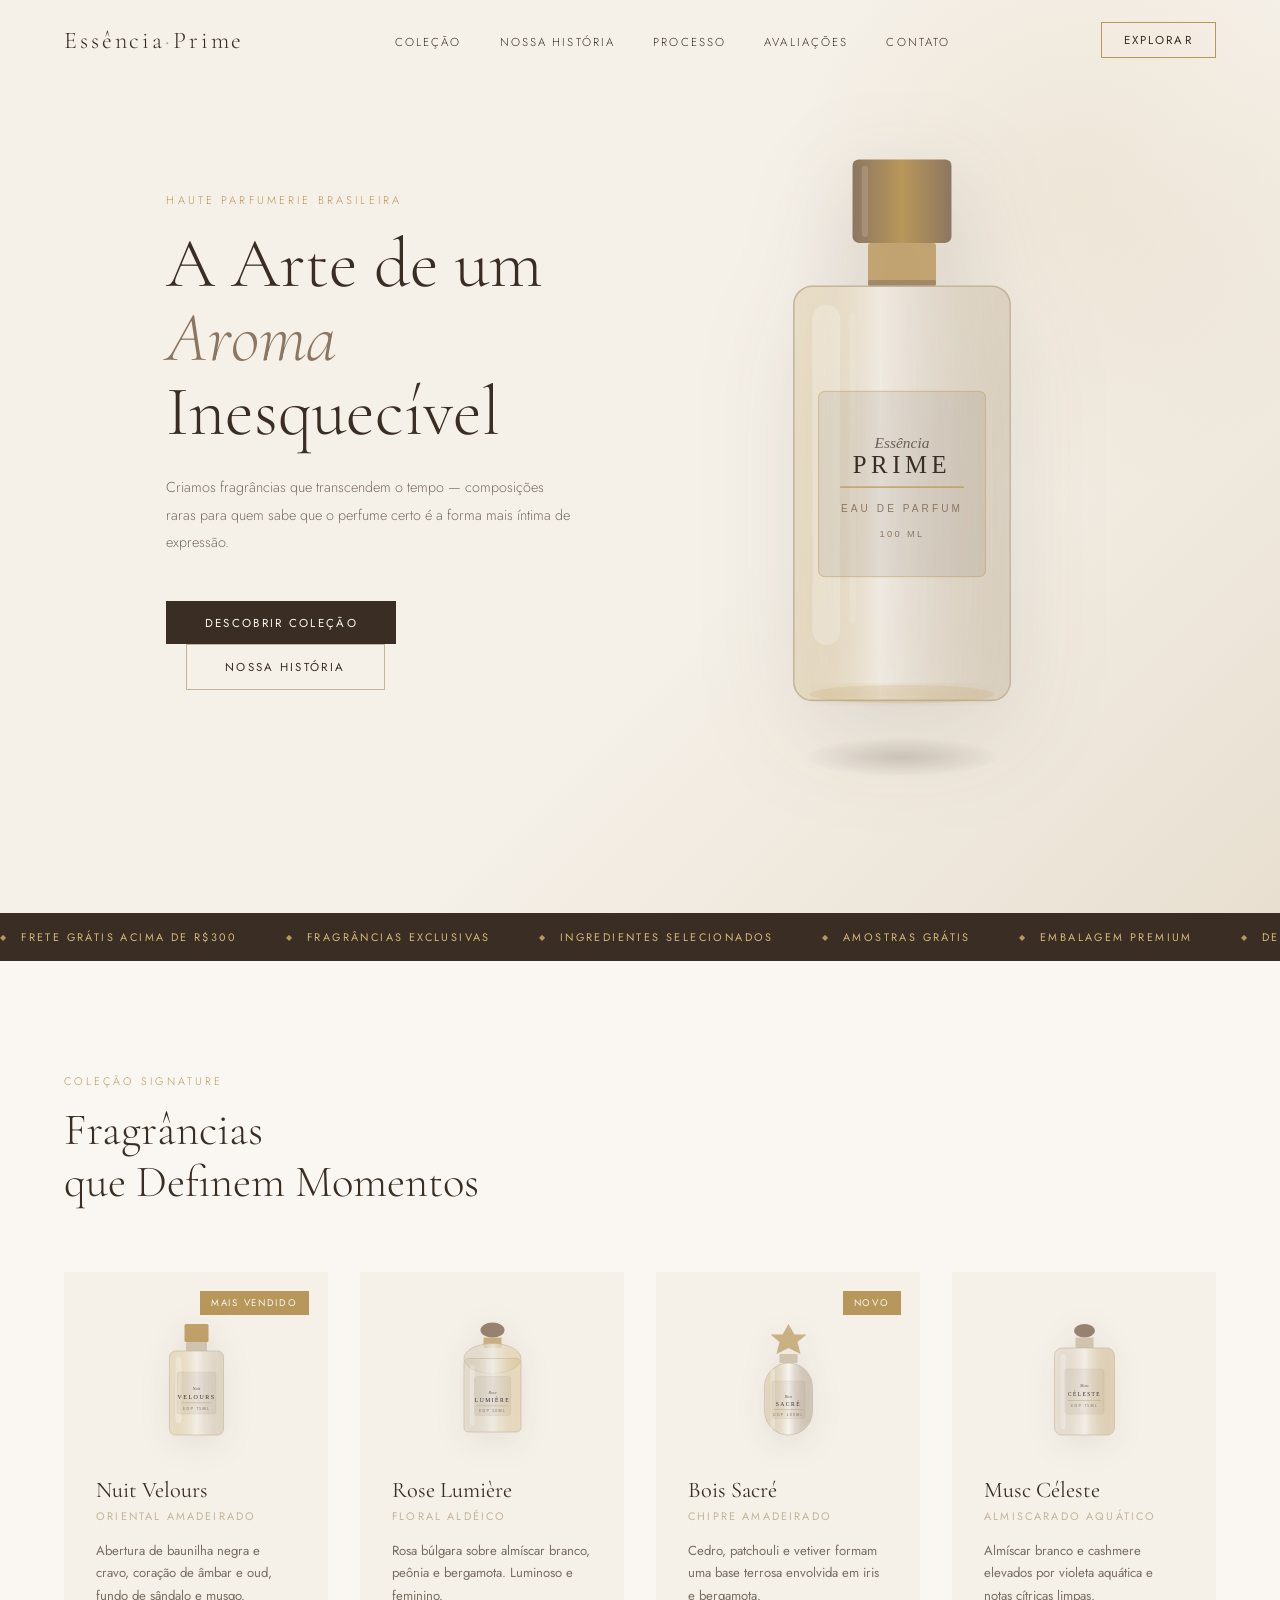
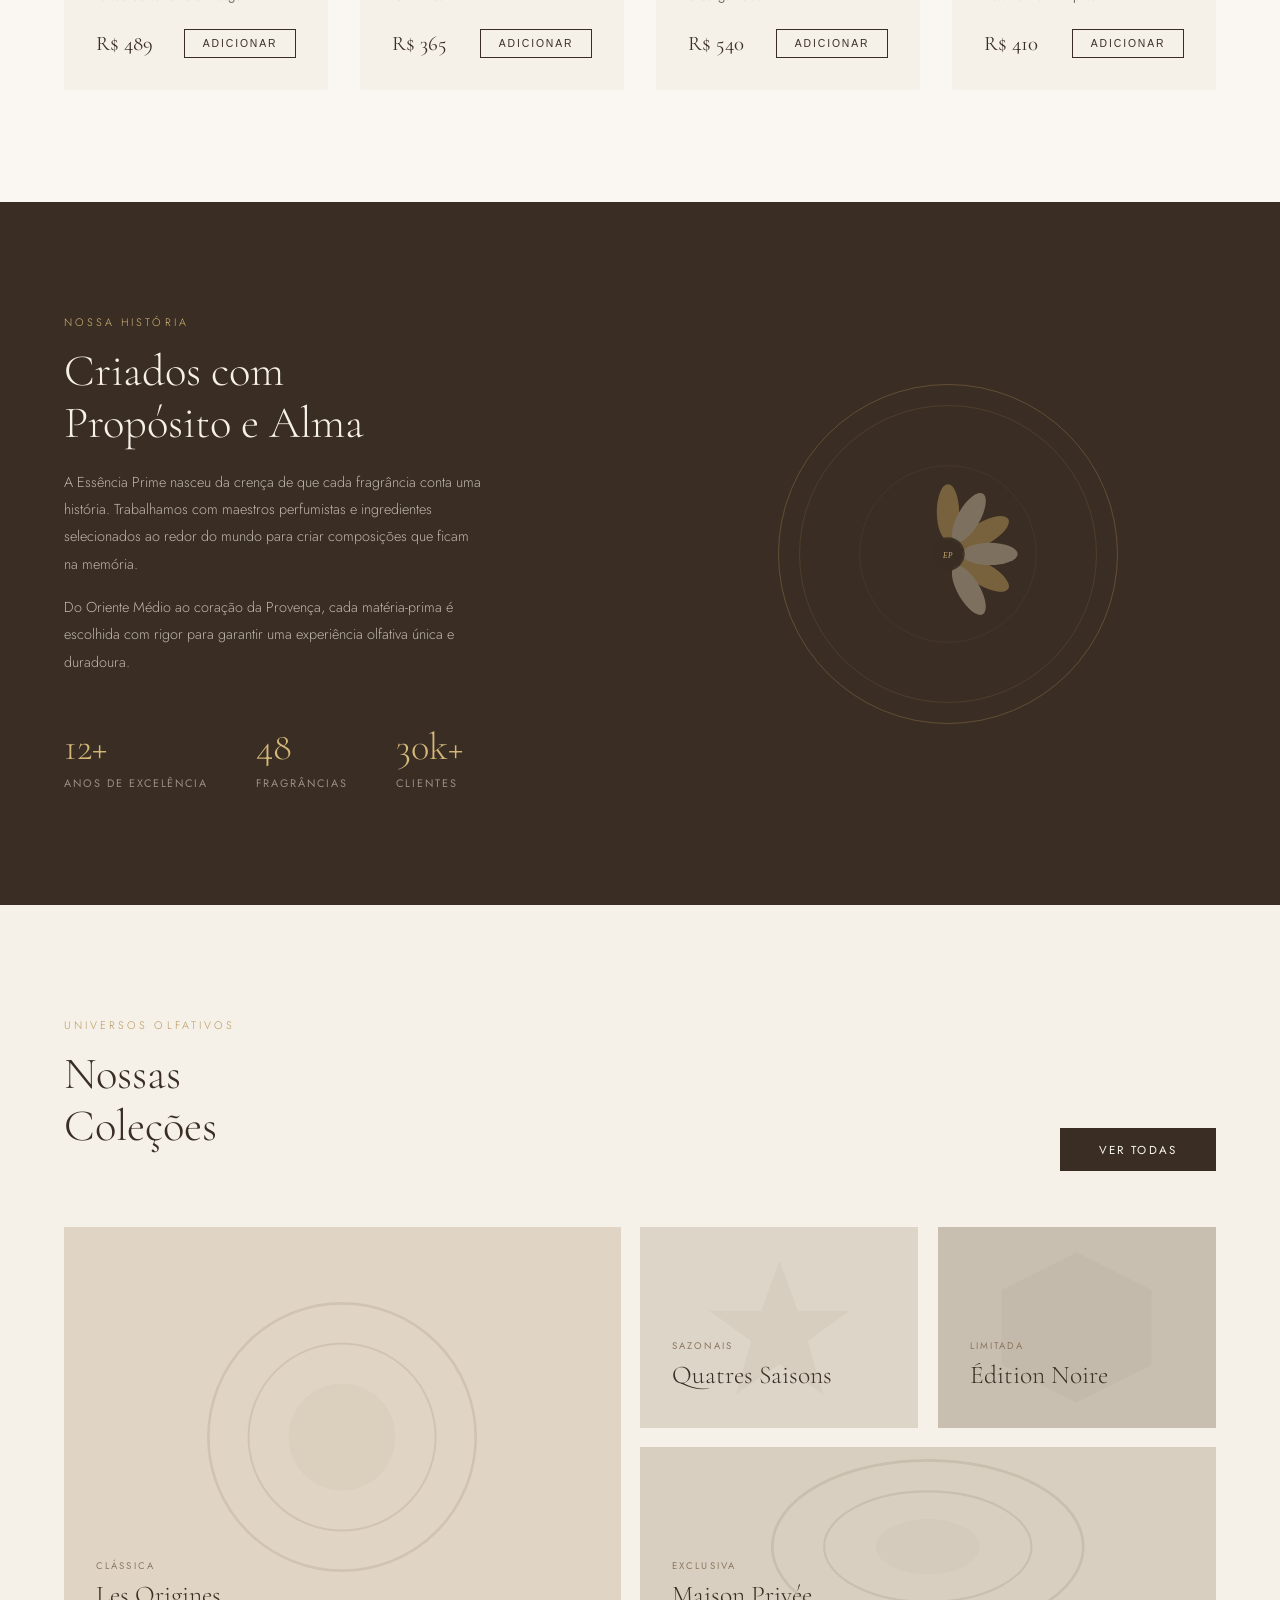
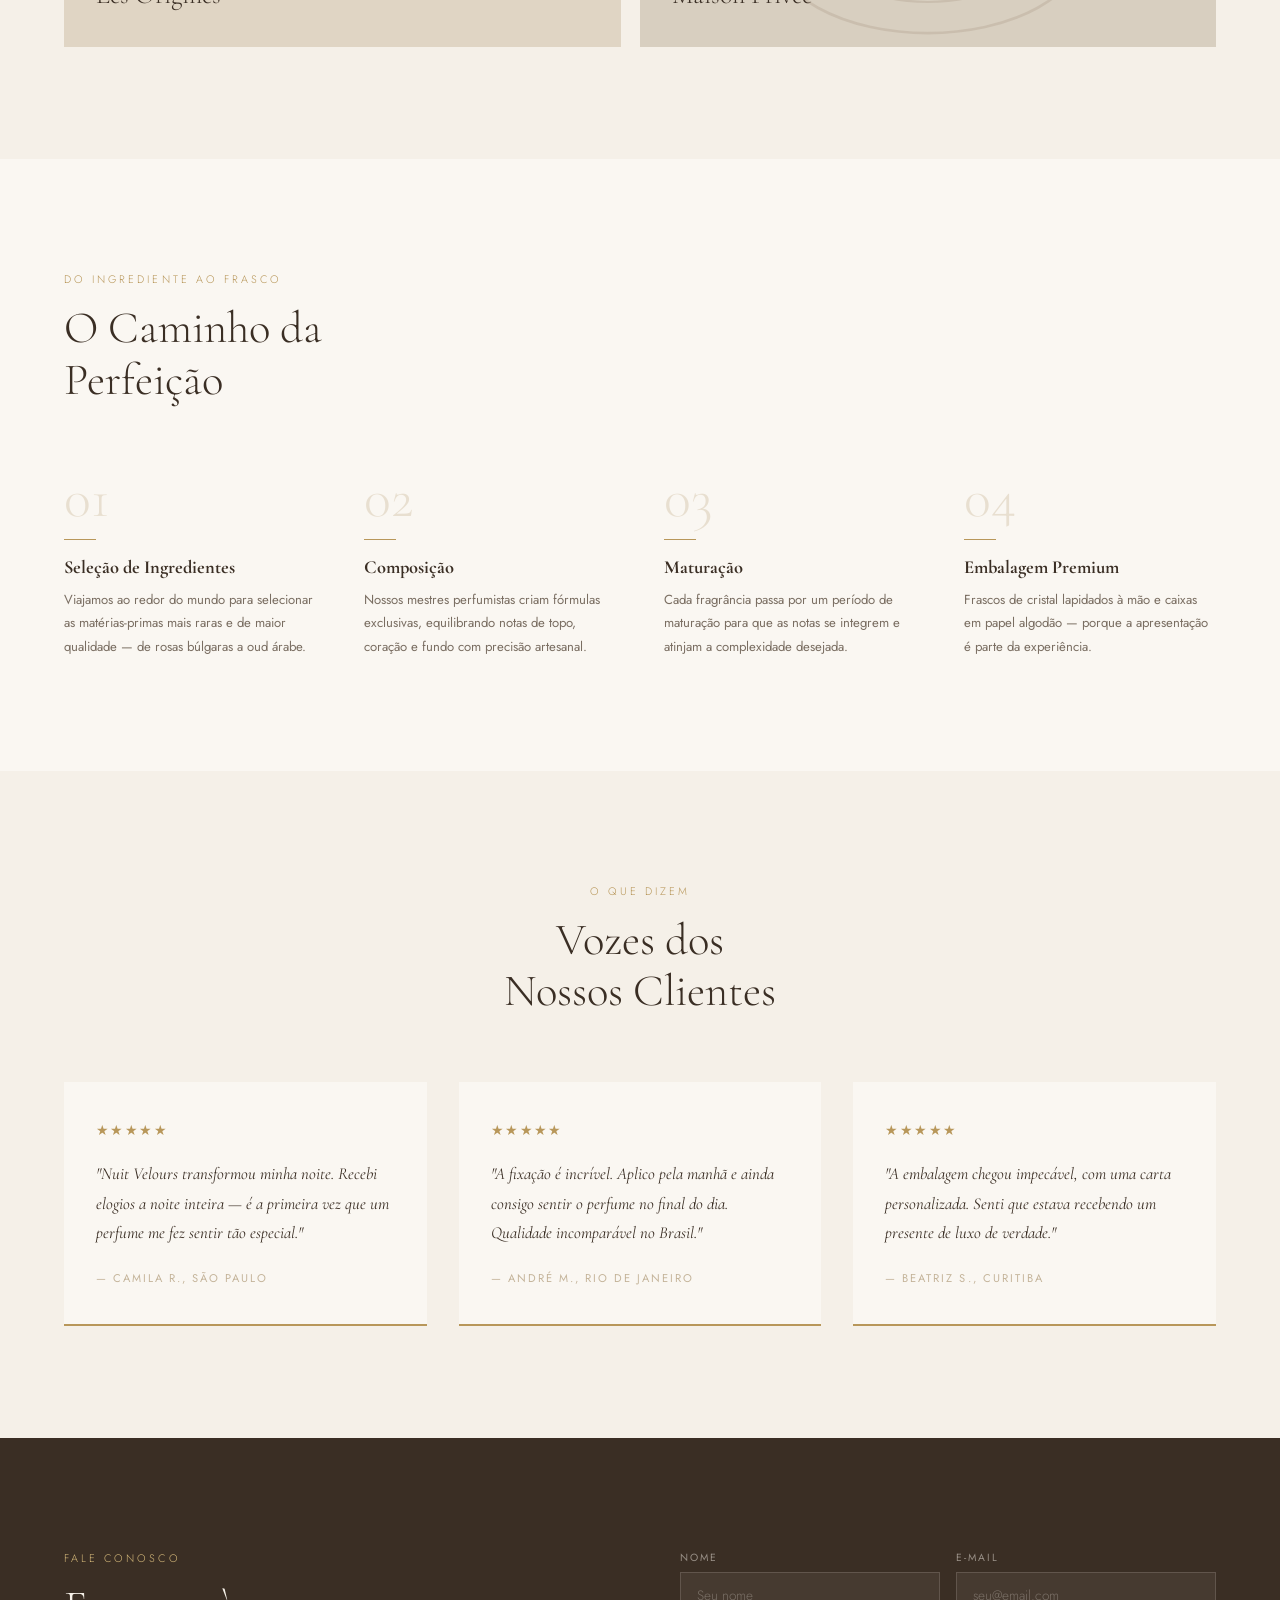
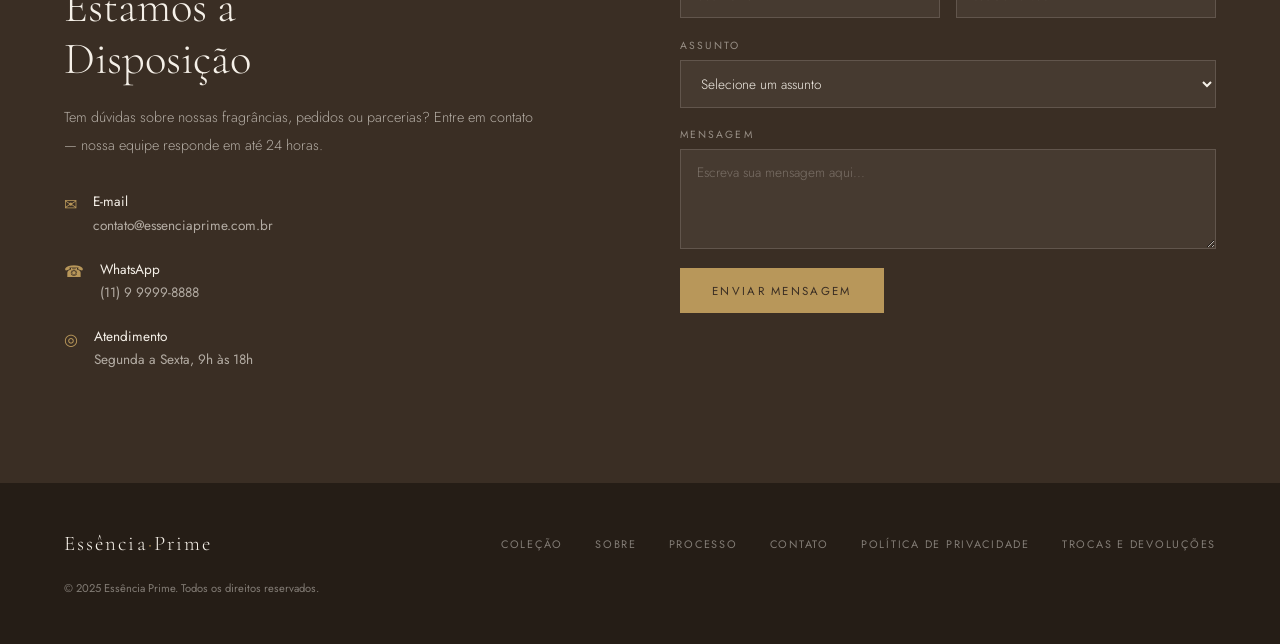
<file: assets/index.html>
<!DOCTYPE html>
<html lang="pt-BR">
<head>
  <meta charset="UTF-8" />
  <meta name="viewport" content="width=device-width, initial-scale=1.0" />
  <title>Essência Prime — Haute Parfumerie</title>
  <link href="https://fonts.googleapis.com/css2?family=Cormorant+Garamond:ital,wght@0,300;0,400;0,500;1,300;1,400&family=Jost:wght@200;300;400&display=swap" rel="stylesheet" />
  <link rel="stylesheet" href="style.css">
</head>
<body>

<!-- NAV -->
<nav id="navbar">
  <a class="nav-logo" href="#">Essência<span>·</span>Prime</a>
  <ul class="nav-links">
    <li><a href="#featured">Coleção</a></li>
    <li><a href="#story">Nossa História</a></li>
    <li><a href="#process">Processo</a></li>
    <li><a href="#testimonials">Avaliações</a></li>
    <li><a href="#contact">Contato</a></li>
  </ul>
  <a class="nav-cta" href="#featured">Explorar</a>
  <button class="hamburger" id="hamburger" aria-label="Menu">
    <span></span><span></span><span></span>
  </button>
</nav>

<!-- MOBILE MENU -->
<div class="mobile-menu" id="mobileMenu">
  <a href="#featured" class="mob-link">Coleção</a>
  <a href="#story" class="mob-link">Nossa História</a>
  <a href="#process" class="mob-link">Processo</a>
  <a href="#testimonials" class="mob-link">Avaliações</a>
  <a href="#contact" class="mob-link">Contato</a>
</div>

<!-- HERO -->
<section id="hero">
  <div class="hero-text">
    <p class="hero-eyebrow">Haute Parfumerie Brasileira</p>
    <h1 class="hero-title">A Arte de um<br><em>Aroma</em><br>Inesquecível</h1>
    <p class="hero-sub">Criamos fragrâncias que transcendem o tempo — composições raras para quem sabe que o perfume certo é a forma mais íntima de expressão.</p>
    <a href="#featured" class="btn-primary">Descobrir Coleção</a>
    <a href="#story" class="btn-secondary">Nossa História</a>
  </div>
  <div class="hero-image">
    <div class="bottle-wrap">
      <!-- Frasco elegante SVG -->
      <svg class="bottle-svg" viewBox="0 0 220 380" fill="none" xmlns="http://www.w3.org/2000/svg">
        <defs>
          <linearGradient id="bodyGrad" x1="0" y1="0" x2="1" y2="0">
            <stop offset="0%" stop-color="#d4b87a" stop-opacity=".25"/>
            <stop offset="40%" stop-color="#f5f0e8" stop-opacity=".7"/>
            <stop offset="100%" stop-color="#c4b49a" stop-opacity=".4"/>
          </linearGradient>
          <linearGradient id="capGrad" x1="0" y1="0" x2="1" y2="0">
            <stop offset="0%" stop-color="#8c7660"/>
            <stop offset="50%" stop-color="#b8975a"/>
            <stop offset="100%" stop-color="#8c7660"/>
          </linearGradient>
          <filter id="glow">
            <feGaussianBlur stdDeviation="4" result="coloredBlur"/>
            <feMerge><feMergeNode in="coloredBlur"/><feMergeNode in="SourceGraphic"/></feMerge>
          </filter>
        </defs>
        <!-- Cap -->
        <rect x="78" y="10" width="64" height="54" rx="4" fill="url(#capGrad)"/>
        <rect x="84" y="14" width="4" height="46" rx="2" fill="rgba(255,255,255,.15)"/>
        <!-- Neck -->
        <rect x="88" y="64" width="44" height="28" rx="2" fill="#b8975a" opacity=".8"/>
        <rect x="88" y="88" width="44" height="4" rx="1" fill="#8c7660" opacity=".6"/>
        <!-- Body -->
        <rect x="40" y="92" width="140" height="268" rx="12" fill="url(#bodyGrad)" stroke="#c4b49a" stroke-width="1"/>
        <!-- Glass sheen -->
        <rect x="52" y="104" width="18" height="220" rx="9" fill="rgba(255,255,255,.22)"/>
        <rect x="76" y="110" width="4" height="200" rx="2" fill="rgba(255,255,255,.1)"/>
        <!-- Label area -->
        <rect x="56" y="160" width="108" height="120" rx="4" fill="rgba(58,46,36,.08)" stroke="rgba(184,151,90,.4)" stroke-width=".8"/>
        <!-- Label text mock -->
        <text x="110" y="197" text-anchor="middle" font-family="Georgia,serif" font-size="10" font-style="italic" fill="#3a2e24" opacity=".7">Essência</text>
        <text x="110" y="213" text-anchor="middle" font-family="Georgia,serif" font-size="16" font-weight="300" fill="#3a2e24" letter-spacing="3">PRIME</text>
        <line x1="70" y1="222" x2="150" y2="222" stroke="#b8975a" stroke-width=".7"/>
        <text x="110" y="238" text-anchor="middle" font-family="sans-serif" font-size="6.5" fill="#8c7660" letter-spacing="2">EAU DE PARFUM</text>
        <text x="110" y="254" text-anchor="middle" font-family="sans-serif" font-size="6" fill="#8c7660" letter-spacing="1.5">100 ML</text>
        <!-- Bottom reflection -->
        <ellipse cx="110" cy="356" rx="60" ry="6" fill="rgba(184,151,90,.15)" filter="url(#glow)"/>
      </svg>
    </div>
  </div>
</section>

<!-- RIBBON -->
<div class="ribbon" aria-hidden="true">
  <div class="ribbon-track">
    <span class="ribbon-item">Frete Grátis acima de R$300</span>
    <span class="ribbon-item">Fragrâncias Exclusivas</span>
    <span class="ribbon-item">Ingredientes Selecionados</span>
    <span class="ribbon-item">Amostras Grátis</span>
    <span class="ribbon-item">Embalagem Premium</span>
    <span class="ribbon-item">Devolução em 30 dias</span>
    <span class="ribbon-item">Frete Grátis acima de R$300</span>
    <span class="ribbon-item">Fragrâncias Exclusivas</span>
    <span class="ribbon-item">Ingredientes Selecionados</span>
    <span class="ribbon-item">Amostras Grátis</span>
    <span class="ribbon-item">Embalagem Premium</span>
    <span class="ribbon-item">Devolução em 30 dias</span>
  </div>
</div>

<!-- FEATURED -->
<section id="featured">
  <div class="reveal">
    <span class="section-eyebrow">Coleção Signature</span>
    <h2 class="section-title">Fragrâncias<br>que Definem Momentos</h2>
  </div>
  <div class="featured-grid">

    <div class="card reveal">
      <span class="card-badge">Mais Vendido</span>
      <div class="card-icon">
        <svg viewBox="0 0 100 160" fill="none" xmlns="http://www.w3.org/2000/svg">
          <defs>
            <linearGradient id="g1" x1="0" y1="0" x2="1" y2="0">
              <stop offset="0%" stop-color="#d4b87a" stop-opacity=".3"/>
              <stop offset="50%" stop-color="#f5f0e8" stop-opacity=".8"/>
              <stop offset="100%" stop-color="#c4b49a" stop-opacity=".4"/>
            </linearGradient>
          </defs>
          <rect x="34" y="4" width="32" height="24" rx="2" fill="#b8975a" opacity=".9"/>
          <rect x="36" y="28" width="28" height="12" rx="1" fill="#c4b49a" opacity=".7"/>
          <rect x="14" y="40" width="72" height="112" rx="8" fill="url(#g1)" stroke="#c4b49a" stroke-width=".8"/>
          <rect x="22" y="48" width="8" height="88" rx="4" fill="rgba(255,255,255,.3)"/>
          <rect x="24" y="68" width="52" height="56" rx="3" fill="rgba(58,46,36,.06)" stroke="rgba(184,151,90,.3)" stroke-width=".6"/>
          <text x="50" y="92" text-anchor="middle" font-family="Georgia" font-size="6" font-style="italic" fill="#3a2e24" opacity=".7">Nuit</text>
          <text x="50" y="104" text-anchor="middle" font-family="Georgia" font-size="8" fill="#3a2e24" letter-spacing="2">VELOURS</text>
          <line x1="30" y1="109" x2="70" y2="109" stroke="#b8975a" stroke-width=".5"/>
          <text x="50" y="118" text-anchor="middle" font-family="sans-serif" font-size="5" fill="#8c7660" letter-spacing="1.5">EDP 75ML</text>
        </svg>
      </div>
      <p class="card-name">Nuit Velours</p>
      <p class="card-family">Oriental Amadeirado</p>
      <p class="card-notes">Abertura de baunilha negra e cravo, coração de âmbar e oud, fundo de sândalo e musgo.</p>
      <div class="card-footer">
        <span class="card-price">R$ 489</span>
        <button class="card-btn">Adicionar</button>
      </div>
    </div>

    <div class="card reveal">
      <div class="card-icon">
        <svg viewBox="0 0 100 160" fill="none" xmlns="http://www.w3.org/2000/svg">
          <defs>
            <linearGradient id="g2" x1="0" y1="0" x2="1" y2="0">
              <stop offset="0%" stop-color="#c4b49a" stop-opacity=".25"/>
              <stop offset="50%" stop-color="#f0ece4" stop-opacity=".8"/>
              <stop offset="100%" stop-color="#d4b87a" stop-opacity=".35"/>
            </linearGradient>
          </defs>
          <ellipse cx="50" cy="12" rx="16" ry="10" fill="#8c7660" opacity=".9"/>
          <rect x="38" y="22" width="24" height="14" rx="1" fill="#b8975a" opacity=".7"/>
          <ellipse cx="50" cy="50" rx="38" ry="20" fill="url(#g2)" stroke="#c4b49a" stroke-width=".8"/>
          <rect x="12" y="50" width="76" height="98" rx="6" fill="url(#g2)" stroke="#c4b49a" stroke-width=".8"/>
          <rect x="20" y="58" width="6" height="82" rx="3" fill="rgba(255,255,255,.25)"/>
          <rect x="26" y="74" width="48" height="52" rx="3" fill="rgba(58,46,36,.06)" stroke="rgba(184,151,90,.3)" stroke-width=".6"/>
          <text x="50" y="97" text-anchor="middle" font-family="Georgia" font-size="5.5" font-style="italic" fill="#3a2e24" opacity=".7">Rose</text>
          <text x="50" y="108" text-anchor="middle" font-family="Georgia" font-size="7.5" fill="#3a2e24" letter-spacing="2">LUMIÈRE</text>
          <line x1="30" y1="113" x2="70" y2="113" stroke="#b8975a" stroke-width=".5"/>
          <text x="50" y="121" text-anchor="middle" font-family="sans-serif" font-size="5" fill="#8c7660" letter-spacing="1.5">EDP 50ML</text>
        </svg>
      </div>
      <p class="card-name">Rose Lumière</p>
      <p class="card-family">Floral Aldéico</p>
      <p class="card-notes">Rosa búlgara sobre almíscar branco, peônia e bergamota. Luminoso e feminino.</p>
      <div class="card-footer">
        <span class="card-price">R$ 365</span>
        <button class="card-btn">Adicionar</button>
      </div>
    </div>

    <div class="card reveal">
      <span class="card-badge">Novo</span>
      <div class="card-icon">
        <svg viewBox="0 0 100 160" fill="none" xmlns="http://www.w3.org/2000/svg">
          <defs>
            <linearGradient id="g3" x1="0" y1="0" x2="1" y2="0">
              <stop offset="0%" stop-color="#b8975a" stop-opacity=".2"/>
              <stop offset="50%" stop-color="#faf7f2" stop-opacity=".85"/>
              <stop offset="100%" stop-color="#8c7660" stop-opacity=".3"/>
            </linearGradient>
          </defs>
          <polygon points="50,4 58,18 74,18 62,28 66,44 50,36 34,44 38,28 26,18 42,18" fill="#b8975a" opacity=".7"/>
          <rect x="38" y="44" width="24" height="12" rx="1" fill="#c4b49a" opacity=".7"/>
          <rect x="18" y="56" width="64" height="96" rx="32" fill="url(#g3)" stroke="#c4b49a" stroke-width=".8"/>
          <rect x="26" y="64" width="6" height="80" rx="3" fill="rgba(255,255,255,.25)"/>
          <rect x="28" y="80" width="44" height="50" rx="3" fill="rgba(58,46,36,.05)" stroke="rgba(184,151,90,.3)" stroke-width=".6"/>
          <text x="50" y="102" text-anchor="middle" font-family="Georgia" font-size="5.5" font-style="italic" fill="#3a2e24" opacity=".7">Bois</text>
          <text x="50" y="113" text-anchor="middle" font-family="Georgia" font-size="7.5" fill="#3a2e24" letter-spacing="2">SACRÉ</text>
          <line x1="30" y1="118" x2="70" y2="118" stroke="#b8975a" stroke-width=".5"/>
          <text x="50" y="126" text-anchor="middle" font-family="sans-serif" font-size="5" fill="#8c7660" letter-spacing="1.5">EDP 100ML</text>
        </svg>
      </div>
      <p class="card-name">Bois Sacré</p>
      <p class="card-family">Chipre Amadeirado</p>
      <p class="card-notes">Cedro, patchouli e vetiver formam uma base terrosa envolvida em iris e bergamota.</p>
      <div class="card-footer">
        <span class="card-price">R$ 540</span>
        <button class="card-btn">Adicionar</button>
      </div>
    </div>

    <div class="card reveal">
      <div class="card-icon">
        <svg viewBox="0 0 100 160" fill="none" xmlns="http://www.w3.org/2000/svg">
          <defs>
            <linearGradient id="g4" x1="0" y1="0" x2="1" y2="0">
              <stop offset="0%" stop-color="#c4b49a" stop-opacity=".2"/>
              <stop offset="50%" stop-color="#f5f0e8" stop-opacity=".8"/>
              <stop offset="100%" stop-color="#b8975a" stop-opacity=".3"/>
            </linearGradient>
          </defs>
          <rect x="36" y="4" width="28" height="18" rx="14" fill="#8c7660" opacity=".9"/>
          <rect x="38" y="22" width="24" height="14" rx="1" fill="#c4b49a" opacity=".7"/>
          <rect x="10" y="36" width="80" height="116" rx="10" fill="url(#g4)" stroke="#c4b49a" stroke-width=".8"/>
          <rect x="18" y="44" width="7" height="100" rx="3.5" fill="rgba(255,255,255,.25)"/>
          <rect x="24" y="64" width="52" height="60" rx="3" fill="rgba(58,46,36,.05)" stroke="rgba(184,151,90,.3)" stroke-width=".6"/>
          <text x="50" y="88" text-anchor="middle" font-family="Georgia" font-size="5.5" font-style="italic" fill="#3a2e24" opacity=".7">Musc</text>
          <text x="50" y="100" text-anchor="middle" font-family="Georgia" font-size="7" fill="#3a2e24" letter-spacing="2">CÉLESTE</text>
          <line x1="28" y1="106" x2="72" y2="106" stroke="#b8975a" stroke-width=".5"/>
          <text x="50" y="115" text-anchor="middle" font-family="sans-serif" font-size="5" fill="#8c7660" letter-spacing="1.5">EDP 75ML</text>
        </svg>
      </div>
      <p class="card-name">Musc Céleste</p>
      <p class="card-family">Almiscarado Aquático</p>
      <p class="card-notes">Almíscar branco e cashmere elevados por violeta aquática e notas cítricas limpas.</p>
      <div class="card-footer">
        <span class="card-price">R$ 410</span>
        <button class="card-btn">Adicionar</button>
      </div>
    </div>

  </div>
</section>

<!-- STORY -->
<section id="story">
  <div class="reveal">
    <span class="section-eyebrow">Nossa História</span>
    <h2 class="section-title">Criados com<br>Propósito e Alma</h2>
    <p class="section-lead">A Essência Prime nasceu da crença de que cada fragrância conta uma história. Trabalhamos com maestros perfumistas e ingredientes selecionados ao redor do mundo para criar composições que ficam na memória.</p>
    <p class="section-lead" style="margin-top:1rem;">Do Oriente Médio ao coração da Provença, cada matéria-prima é escolhida com rigor para garantir uma experiência olfativa única e duradoura.</p>
    <div class="story-stats">
      <div>
        <span class="stat-num">12+</span>
        <span class="stat-label">Anos de Excelência</span>
      </div>
      <div>
        <span class="stat-num">48</span>
        <span class="stat-label">Fragrâncias</span>
      </div>
      <div>
        <span class="stat-num">30k+</span>
        <span class="stat-label">Clientes</span>
      </div>
    </div>
  </div>
  <div class="story-visual reveal">
    <div class="story-ring">
      <svg viewBox="0 0 200 200" fill="none" xmlns="http://www.w3.org/2000/svg">
        <circle cx="100" cy="100" r="95" stroke="rgba(184,151,90,.2)" stroke-width=".5"/>
        <!-- decorative flower/star -->
        <g opacity=".55">
          <ellipse cx="100" cy="55" rx="12" ry="30" fill="#b8975a"/>
          <ellipse cx="100" cy="55" rx="12" ry="30" fill="#b8975a" transform="rotate(60 100 100)"/>
          <ellipse cx="100" cy="55" rx="12" ry="30" fill="#b8975a" transform="rotate(120 100 100)"/>
          <ellipse cx="100" cy="55" rx="12" ry="30" fill="#c4b49a" transform="rotate(30 100 100)"/>
          <ellipse cx="100" cy="55" rx="12" ry="30" fill="#c4b49a" transform="rotate(90 100 100)"/>
          <ellipse cx="100" cy="55" rx="12" ry="30" fill="#c4b49a" transform="rotate(150 100 100)"/>
        </g>
        <circle cx="100" cy="100" r="18" fill="#3a2e24" opacity=".9"/>
        <text x="100" y="104" text-anchor="middle" font-family="Georgia" font-size="8" font-style="italic" fill="#d4b87a" letter-spacing=".5">EP</text>
      </svg>
    </div>
  </div>
</section>

<!-- COLLECTIONS -->
<section id="collections">
  <div class="collections-header reveal">
    <div>
      <span class="section-eyebrow">Universos Olfativos</span>
      <h2 class="section-title">Nossas<br>Coleções</h2>
    </div>
    <a href="#contact" class="btn-primary">Ver Todas</a>
  </div>
  <div class="collections-grid reveal">

    <div class="col-card tall" style="background:#e0d5c4;">
      <div class="col-card-bg">
        <svg viewBox="0 0 100 100" fill="none" xmlns="http://www.w3.org/2000/svg">
          <circle cx="50" cy="50" r="40" stroke="#8c7660" stroke-width=".8"/>
          <circle cx="50" cy="50" r="28" stroke="#8c7660" stroke-width=".6"/>
          <circle cx="50" cy="50" r="16" fill="#8c7660" opacity=".3"/>
        </svg>
      </div>
      <p class="col-tag">Clássica</p>
      <h3 class="col-name">Les Origines</h3>
    </div>

    <div class="col-card" style="background:#ddd5c8;">
      <div class="col-card-bg">
        <svg viewBox="0 0 100 100" fill="none" xmlns="http://www.w3.org/2000/svg">
          <path d="M50 10 L61 40 L92 40 L67 58 L76 90 L50 72 L24 90 L33 58 L8 40 L39 40 Z" fill="#8c7660" opacity=".4"/>
        </svg>
      </div>
      <p class="col-tag">Sazonais</p>
      <h3 class="col-name">Quatres Saisons</h3>
    </div>

    <div class="col-card" style="background:#c8bfb0;">
      <div class="col-card-bg">
        <svg viewBox="0 0 100 100" fill="none" xmlns="http://www.w3.org/2000/svg">
          <polygon points="50,5 95,27.5 95,72.5 50,95 5,72.5 5,27.5" fill="#8c7660" opacity=".3"/>
        </svg>
      </div>
      <p class="col-tag">Limitada</p>
      <h3 class="col-name">Édition Noire</h3>
    </div>

    <div class="col-card" style="background:#d8cfc0; grid-column: 2 / span 2;">
      <div class="col-card-bg">
        <svg viewBox="0 0 100 60" fill="none" xmlns="http://www.w3.org/2000/svg">
          <ellipse cx="50" cy="30" rx="45" ry="25" stroke="#8c7660" stroke-width=".8"/>
          <ellipse cx="50" cy="30" rx="30" ry="16" stroke="#8c7660" stroke-width=".6"/>
          <ellipse cx="50" cy="30" rx="15" ry="8" fill="#8c7660" opacity=".25"/>
        </svg>
      </div>
      <p class="col-tag">Exclusiva</p>
      <h3 class="col-name">Maison Privée</h3>
    </div>

  </div>
</section>

<!-- PROCESS -->
<section id="process">
  <div class="reveal" style="max-width:500px; margin-bottom:1rem;">
    <span class="section-eyebrow">Do Ingrediente ao Frasco</span>
    <h2 class="section-title">O Caminho da<br>Perfeição</h2>
  </div>
  <div class="process-steps">
    <div class="step reveal">
      <p class="step-num">01</p>
      <div class="step-line"></div>
      <h3 class="step-title">Seleção de Ingredientes</h3>
      <p class="step-desc">Viajamos ao redor do mundo para selecionar as matérias-primas mais raras e de maior qualidade — de rosas búlgaras a oud árabe.</p>
    </div>
    <div class="step reveal">
      <p class="step-num">02</p>
      <div class="step-line"></div>
      <h3 class="step-title">Composição</h3>
      <p class="step-desc">Nossos mestres perfumistas criam fórmulas exclusivas, equilibrando notas de topo, coração e fundo com precisão artesanal.</p>
    </div>
    <div class="step reveal">
      <p class="step-num">03</p>
      <div class="step-line"></div>
      <h3 class="step-title">Maturação</h3>
      <p class="step-desc">Cada fragrância passa por um período de maturação para que as notas se integrem e atinjam a complexidade desejada.</p>
    </div>
    <div class="step reveal">
      <p class="step-num">04</p>
      <div class="step-line"></div>
      <h3 class="step-title">Embalagem Premium</h3>
      <p class="step-desc">Frascos de cristal lapidados à mão e caixas em papel algodão — porque a apresentação é parte da experiência.</p>
    </div>
  </div>
</section>

<!-- TESTIMONIALS -->
<section id="testimonials">
  <div class="reveal">
    <span class="section-eyebrow">O Que Dizem</span>
    <h2 class="section-title">Vozes dos<br>Nossos Clientes</h2>
  </div>
  <div class="testimonials-grid">
    <div class="testimonial reveal">
      <p class="testimonial-stars">★★★★★</p>
      <p class="testimonial-text">"Nuit Velours transformou minha noite. Recebi elogios a noite inteira — é a primeira vez que um perfume me fez sentir tão especial."</p>
      <p class="testimonial-author">— Camila R., São Paulo</p>
    </div>
    <div class="testimonial reveal">
      <p class="testimonial-stars">★★★★★</p>
      <p class="testimonial-text">"A fixação é incrível. Aplico pela manhã e ainda consigo sentir o perfume no final do dia. Qualidade incomparável no Brasil."</p>
      <p class="testimonial-author">— André M., Rio de Janeiro</p>
    </div>
    <div class="testimonial reveal">
      <p class="testimonial-stars">★★★★★</p>
      <p class="testimonial-text">"A embalagem chegou impecável, com uma carta personalizada. Senti que estava recebendo um presente de luxo de verdade."</p>
      <p class="testimonial-author">— Beatriz S., Curitiba</p>
    </div>
  </div>
</section>

<!-- CONTACT -->
<section id="contact">
  <div class="reveal">
    <span class="section-eyebrow">Fale Conosco</span>
    <h2 class="section-title">Estamos à<br>Disposição</h2>
    <p class="section-lead">Tem dúvidas sobre nossas fragrâncias, pedidos ou parcerias? Entre em contato — nossa equipe responde em até 24 horas.</p>
    <div class="contact-info">
      <div class="contact-item">
        <span class="contact-icon">✉</span>
        <div class="contact-detail">
          <strong>E-mail</strong>
          contato@essenciaprime.com.br
        </div>
      </div>
      <div class="contact-item">
        <span class="contact-icon">☎</span>
        <div class="contact-detail">
          <strong>WhatsApp</strong>
          (11) 9 9999-8888
        </div>
      </div>
      <div class="contact-item">
        <span class="contact-icon">◎</span>
        <div class="contact-detail">
          <strong>Atendimento</strong>
          Segunda a Sexta, 9h às 18h
        </div>
      </div>
    </div>
  </div>

  <div class="reveal">
    <form class="form" id="contactForm" novalidate>
      <div class="form-row">
        <div class="form-group">
          <label for="name">Nome</label>
          <input type="text" id="name" placeholder="Seu nome" required />
        </div>
        <div class="form-group">
          <label for="email">E-mail</label>
          <input type="email" id="email" placeholder="seu@email.com" required />
        </div>
      </div>
      <div class="form-group">
        <label for="assunto">Assunto</label>
        <select id="assunto">
          <option value="">Selecione um assunto</option>
          <option value="pedido">Meu Pedido</option>
          <option value="fragrancias">Informações sobre Fragrâncias</option>
          <option value="parceria">Parcerias</option>
          <option value="imprensa">Imprensa</option>
          <option value="outro">Outro</option>
        </select>
      </div>
      <div class="form-group">
        <label for="mensagem">Mensagem</label>
        <textarea id="mensagem" placeholder="Escreva sua mensagem aqui..." required></textarea>
      </div>
      <button type="submit" class="btn-submit">Enviar Mensagem</button>
      <div class="form-success" id="formSuccess">
        ✓ &nbsp; Mensagem enviada com sucesso! Retornaremos em breve.
      </div>
    </form>
  </div>
</section>

<!-- FOOTER -->
<footer>
  <div class="footer-logo">Essência<span>·</span>Prime</div>
  <div class="footer-links">
    <a href="#featured">Coleção</a>
    <a href="#story">Sobre</a>
    <a href="#process">Processo</a>
    <a href="#contact">Contato</a>
    <a href="#">Política de Privacidade</a>
    <a href="#">Trocas e Devoluções</a>
  </div>
  <p class="footer-copy">© 2025 Essência Prime. Todos os direitos reservados.</p>
</footer>
<script src="script.js"></script>
</body>
</html>
</file>
<file: assets/style.css>
*, *::before, *::after { box-sizing: border-box; margin: 0; padding: 0; }

:root {
    --cream:   #f5f0e8;
    --ivory:   #faf7f2;
    --sand:    #e8dfd0;
    --taupe:   #c4b49a;
    --umber:   #8c7660;
    --espresso:#3a2e24;
    --gold:    #b8975a;
    --gold-lt: #d4b87a;
    --text:    #3a2e24;
    --muted:   #7a6e62;
    --serif:   'Cormorant Garamond', Georgia, serif;
    --sans:    'Jost', sans-serif;
}

html { scroll-behavior: smooth; }

body {
    font-family: var(--sans);
    background: var(--ivory);
    color: var(--text);
    overflow-x: hidden;
}

/* ── SCROLLBAR ── */
::-webkit-scrollbar { width: 5px; }
::-webkit-scrollbar-track { background: var(--cream); }
::-webkit-scrollbar-thumb { background: var(--taupe); border-radius: 2px; }

/* ── NAV ── */
nav {
    position: fixed; top: 0; left: 0; right: 0; z-index: 100;
    display: flex; align-items: center; justify-content: space-between;
    padding: 1.4rem 5vw;
    transition: background .4s, box-shadow .4s;
}
nav.scrolled {
    background: rgba(250,247,242,.92);
    backdrop-filter: blur(10px);
    box-shadow: 0 1px 0 var(--sand);
}
.nav-logo {
    font-family: var(--serif);
    font-size: 1.5rem;
    font-weight: 300;
    letter-spacing: .12em;
    color: var(--espresso);
    text-decoration: none;
}
.nav-logo span { color: var(--gold); }
.nav-links { display: flex; gap: 2.4rem; list-style: none; }
.nav-links a {
    font-family: var(--sans);
    font-size: .72rem;
    font-weight: 300;
    letter-spacing: .18em;
    text-transform: uppercase;
    color: var(--espresso);
    text-decoration: none;
    position: relative;
}
.nav-links a::after {
    content: '';
    position: absolute; bottom: -3px; left: 0; right: 0;
    height: 1px; background: var(--gold);
    transform: scaleX(0); transition: transform .3s;
}
.nav-links a:hover::after { transform: scaleX(1); }
.nav-cta {
    font-size: .72rem; letter-spacing: .18em; text-transform: uppercase;
    padding: .55rem 1.4rem;
    border: 1px solid var(--gold);
    color: var(--espresso);
    text-decoration: none;
    transition: background .3s, color .3s;
}
.nav-cta:hover { background: var(--gold); color: var(--ivory); }

/* hamburger */
.hamburger {
    display: none; flex-direction: column; gap: 5px;
    cursor: pointer; background: none; border: none; padding: 4px;
}
.hamburger span {
    display: block; width: 24px; height: 1px;
    background: var(--espresso); transition: .3s;
}
.hamburger.open span:nth-child(1) { transform: translateY(6px) rotate(45deg); }
.hamburger.open span:nth-child(2) { opacity: 0; }
.hamburger.open span:nth-child(3) { transform: translateY(-6px) rotate(-45deg); }

.mobile-menu {
    display: none; position: fixed; inset: 0; z-index: 99;
    background: var(--ivory);
    flex-direction: column; align-items: center; justify-content: center;
    gap: 2.5rem;
}
.mobile-menu.open { display: flex; }
.mobile-menu a {
    font-family: var(--serif); font-size: 2rem; font-weight: 300;
    letter-spacing: .08em; color: var(--espresso); text-decoration: none;
}
.mobile-menu a:hover { color: var(--gold); }

/* ── HERO ── */
#hero {
    min-height: 100vh;
    display: grid; grid-template-columns: 1fr 1fr;
    align-items: center;
    padding-top: 80px;
    background: linear-gradient(135deg, var(--cream) 60%, var(--sand) 100%);
    position: relative; overflow: hidden;
}
#hero::before {
    content: '';
    position: absolute; top: -100px; right: -100px;
    width: 600px; height: 600px;
    border-radius: 50%;
    background: radial-gradient(circle, rgba(184,151,90,.12) 0%, transparent 70%);
    pointer-events: none;
}
.hero-text {
    padding: 6vw 5vw 6vw 8vw;
    animation: fadeUp .9s ease both;
}
.hero-eyebrow {
    font-size: .7rem; letter-spacing: .28em; text-transform: uppercase;
    color: var(--gold); font-weight: 300; margin-bottom: 1.2rem;
}
.hero-title {
    font-family: var(--serif); font-size: clamp(3rem, 5.5vw, 5.5rem);
    font-weight: 300; line-height: 1.05; color: var(--espresso);
    margin-bottom: 1.6rem;
}
.hero-title em { font-style: italic; color: var(--umber); }
.hero-sub {
    font-size: .9rem; font-weight: 300; line-height: 1.9;
    color: var(--muted); max-width: 420px; margin-bottom: 2.8rem;
}
.btn-primary {
    display: inline-block;
    padding: .85rem 2.4rem;
    background: var(--espresso);
    color: var(--ivory);
    font-size: .72rem; letter-spacing: .2em; text-transform: uppercase;
    text-decoration: none; transition: background .3s, transform .2s;
}
.btn-primary:hover { background: var(--umber); transform: translateY(-1px); }
.btn-secondary {
    display: inline-block; margin-left: 1.2rem;
    padding: .85rem 2.4rem;
    border: 1px solid var(--taupe);
    color: var(--espresso);
    font-size: .72rem; letter-spacing: .2em; text-transform: uppercase;
    text-decoration: none; transition: border-color .3s, color .3s;
}
.btn-secondary:hover { border-color: var(--gold); color: var(--gold); }

.hero-image {
    display: flex; align-items: center; justify-content: center;
    padding: 4rem 6vw 4rem 2vw;
    animation: fadeIn 1.2s ease both;
}
.bottle-wrap {
    position: relative;
    width: min(340px, 80vw);
}
.bottle-wrap::before {
    content: '';
    position: absolute; bottom: -40px; left: 50%; transform: translateX(-50%);
    width: 200px; height: 40px;
    background: radial-gradient(ellipse, rgba(58,46,36,.18) 0%, transparent 70%);
}
.bottle-svg { width: 100%; filter: drop-shadow(0 30px 50px rgba(58,46,36,.18)); }

/* ── RIBBON ── */
.ribbon {
    background: var(--espresso); color: var(--gold-lt);
    display: flex; align-items: center; gap: 3rem;
    padding: 1rem 0; overflow: hidden; white-space: nowrap;
}
.ribbon-track {
    display: flex; gap: 3rem; animation: ticker 18s linear infinite;
}
.ribbon-item {
    font-size: .68rem; letter-spacing: .22em; text-transform: uppercase;
    display: flex; align-items: center; gap: .8rem; flex-shrink: 0;
}
.ribbon-item::before { content: '◆'; font-size: .5rem; color: var(--gold); }
@keyframes ticker { from { transform: translateX(0); } to { transform: translateX(-50%); } }

/* ── SECTION BASE ── */
section { padding: 7rem 5vw; }
.section-eyebrow {
    font-size: .68rem; letter-spacing: .28em; text-transform: uppercase;
    color: var(--gold); font-weight: 300; margin-bottom: 1rem;
    display: block;
}
.section-title {
    font-family: var(--serif); font-size: clamp(2rem, 3.5vw, 3.2rem);
    font-weight: 300; line-height: 1.15; color: var(--espresso);
    margin-bottom: 1.2rem;
}
.section-lead {
    font-size: .9rem; font-weight: 300; line-height: 1.9; color: var(--muted);
    max-width: 480px;
}

/* ── FEATURED ── */
#featured { background: var(--ivory); }
.featured-grid {
    display: grid;
    grid-template-columns: repeat(auto-fit, minmax(260px, 1fr));
    gap: 2rem; margin-top: 4rem;
}
.card {
    background: var(--cream);
    padding: 2.4rem 2rem 2rem;
    position: relative; overflow: hidden;
    transition: transform .35s, box-shadow .35s;
    cursor: pointer;
}
.card:hover { transform: translateY(-6px); box-shadow: 0 24px 48px rgba(58,46,36,.1); }
.card-badge {
    position: absolute; top: 1.2rem; right: 1.2rem;
    font-size: .6rem; letter-spacing: .18em; text-transform: uppercase;
    background: var(--gold); color: var(--ivory);
    padding: .3rem .7rem;
}
.card-icon {
    margin-bottom: 1.6rem;
    display: flex; align-items: center; justify-content: center;
    height: 140px;
}
.card-icon svg { height: 120px; filter: drop-shadow(0 8px 16px rgba(58,46,36,.12)); }
.card-name {
    font-family: var(--serif); font-size: 1.4rem; font-weight: 400;
    color: var(--espresso); margin-bottom: .3rem;
}
.card-family {
    font-size: .68rem; letter-spacing: .2em; text-transform: uppercase;
    color: var(--taupe); margin-bottom: 1rem;
}
.card-notes { font-size: .82rem; line-height: 1.7; color: var(--muted); margin-bottom: 1.4rem; }
.card-footer { display: flex; align-items: center; justify-content: space-between; }
.card-price {
    font-family: var(--serif); font-size: 1.3rem; color: var(--espresso);
}
.card-btn {
    font-size: .65rem; letter-spacing: .18em; text-transform: uppercase;
    padding: .5rem 1.1rem; border: 1px solid var(--espresso);
    color: var(--espresso); cursor: pointer; background: none;
    transition: background .3s, color .3s;
}
.card-btn:hover { background: var(--espresso); color: var(--ivory); }

/* ── STORY ── */
#story {
    background: var(--espresso); color: var(--cream);
    display: grid; grid-template-columns: 1fr 1fr; gap: 5rem;
    align-items: center;
}
#story .section-title { color: var(--cream); }
#story .section-lead { color: rgba(245,240,232,.7); max-width: 420px; }
#story .section-eyebrow { color: var(--gold-lt); }
.story-visual {
    display: flex; align-items: center; justify-content: center;
}
.story-ring {
    width: min(340px, 70vw); height: min(340px, 70vw);
    border: 1px solid rgba(184,151,90,.3);
    border-radius: 50%; display: flex; align-items: center; justify-content: center;
    position: relative;
}
.story-ring::before {
    content: '';
    position: absolute; inset: 20px;
    border: 1px solid rgba(184,151,90,.15);
    border-radius: 50%;
}
.story-ring svg { width: 55%; opacity: .9; }
.story-stats {
    display: flex; gap: 3rem; margin-top: 3rem;
}
.stat-num {
    font-family: var(--serif); font-size: 2.4rem; font-weight: 300;
    color: var(--gold-lt); display: block;
}
.stat-label {
    font-size: .68rem; letter-spacing: .18em; text-transform: uppercase;
    color: rgba(245,240,232,.5);
}

/* ── COLLECTIONS ── */
#collections { background: var(--cream); }
.collections-header {
    display: flex; align-items: flex-end; justify-content: space-between;
    margin-bottom: 3.5rem; flex-wrap: wrap; gap: 1rem;
}
.collections-grid {
    display: grid;
    grid-template-columns: 2fr 1fr 1fr;
    grid-template-rows: auto auto;
    gap: 1.2rem;
}
.col-card {
    background: var(--sand);
    padding: 2.4rem 2rem;
    display: flex; flex-direction: column; justify-content: flex-end;
    min-height: 200px;
    position: relative; overflow: hidden;
    transition: opacity .3s;
    cursor: pointer;
}
.col-card:hover { opacity: .88; }
.col-card.tall { grid-row: span 2; min-height: 420px; }
.col-card-bg {
    position: absolute; inset: 0;
    display: flex; align-items: center; justify-content: center;
    opacity: .18;
}
.col-card-bg svg { width: 60%; }
.col-tag {
    font-size: .6rem; letter-spacing: .22em; text-transform: uppercase;
    color: var(--umber); margin-bottom: .5rem;
}
.col-name {
    font-family: var(--serif); font-size: 1.6rem; font-weight: 300;
    color: var(--espresso); line-height: 1.1;
}

/* ── PROCESS ── */
#process { background: var(--ivory); }
.process-steps {
    display: grid; grid-template-columns: repeat(auto-fit, minmax(200px, 1fr));
    gap: 3rem; margin-top: 4rem;
}
.step { position: relative; }
.step-num {
    font-family: var(--serif); font-size: 3.5rem; font-weight: 300;
    color: var(--sand); line-height: 1; margin-bottom: .8rem;
}
.step-line {
    width: 32px; height: 1px; background: var(--gold);
    margin-bottom: 1rem;
}
.step-title {
    font-family: var(--serif); font-size: 1.15rem;
    color: var(--espresso); margin-bottom: .6rem;
}
.step-desc { font-size: .82rem; line-height: 1.8; color: var(--muted); }

/* ── TESTIMONIALS ── */
#testimonials { background: var(--cream); text-align: center; }
.testimonials-grid {
    display: grid; grid-template-columns: repeat(auto-fit, minmax(260px, 1fr));
    gap: 2rem; margin-top: 4rem;
}
.testimonial {
    background: var(--ivory); padding: 2.4rem 2rem;
    border-bottom: 2px solid var(--gold);
    text-align: left;
}
.testimonial-stars { color: var(--gold); letter-spacing: .1em; margin-bottom: 1.2rem; font-size: .9rem; }
.testimonial-text {
    font-family: var(--serif); font-size: 1.05rem; font-style: italic;
    line-height: 1.75; color: var(--espresso); margin-bottom: 1.4rem;
}
.testimonial-author { font-size: .7rem; letter-spacing: .18em; text-transform: uppercase; color: var(--taupe); }

/* ── CONTACT ── */
#contact {
    background: var(--espresso);
    display: grid; grid-template-columns: 1fr 1fr;
    gap: 5rem; align-items: start;
}
#contact .section-title { color: var(--cream); }
#contact .section-lead { color: rgba(245,240,232,.65); margin-bottom: 2rem; }
#contact .section-eyebrow { color: var(--gold-lt); }
.contact-info { display: flex; flex-direction: column; gap: 1.4rem; margin-top: 2rem; }
.contact-item {
    display: flex; align-items: flex-start; gap: 1rem;
}
.contact-icon { color: var(--gold); font-size: 1rem; margin-top: .1rem; flex-shrink: 0; }
.contact-detail { font-size: .85rem; line-height: 1.6; color: rgba(245,240,232,.65); }
.contact-detail strong { color: var(--cream); font-weight: 400; display: block; margin-bottom: .1rem; }

/* form */
.form { display: flex; flex-direction: column; gap: 1.2rem; }
.form-row { display: grid; grid-template-columns: 1fr 1fr; gap: 1rem; }
.form-group { display: flex; flex-direction: column; gap: .45rem; }
label {
    font-size: .65rem; letter-spacing: .2em; text-transform: uppercase;
    color: rgba(245,240,232,.5);
}
input, textarea, select {
    background: rgba(245,240,232,.06);
    border: 1px solid rgba(245,240,232,.15);
    color: var(--cream); padding: .75rem 1rem;
    font-family: var(--sans); font-size: .85rem; font-weight: 300;
    outline: none; transition: border-color .3s;
    width: 100%;
}
input::placeholder, textarea::placeholder { color: rgba(245,240,232,.3); }
input:focus, textarea:focus, select:focus { border-color: var(--gold); }
select option { background: var(--espresso); color: var(--cream); }
textarea { resize: vertical; min-height: 100px; }
.btn-submit {
    background: var(--gold); color: var(--espresso);
    border: none; padding: .9rem 2rem;
    font-family: var(--sans); font-size: .72rem;
    letter-spacing: .2em; text-transform: uppercase;
    cursor: pointer; transition: background .3s, transform .2s;
    align-self: flex-start;
}
.btn-submit:hover { background: var(--gold-lt); transform: translateY(-1px); }
.form-success {
    display: none;
    background: rgba(184,151,90,.15); border: 1px solid var(--gold);
    padding: 1.2rem 1.4rem;
    font-size: .85rem; color: var(--gold-lt); line-height: 1.6;
}

/* ── FOOTER ── */
footer {
    background: #251d16; color: rgba(245,240,232,.45);
    padding: 3rem 5vw;
    display: flex; align-items: center; justify-content: space-between;
    flex-wrap: wrap; gap: 1.5rem;
}
.footer-logo {
    font-family: var(--serif); font-size: 1.3rem; font-weight: 300;
    color: var(--cream); letter-spacing: .1em;
}
.footer-logo span { color: var(--gold); }
.footer-links { display: flex; gap: 2rem; flex-wrap: wrap; }
.footer-links a {
    font-size: .68rem; letter-spacing: .16em; text-transform: uppercase;
    color: rgba(245,240,232,.45); text-decoration: none;
    transition: color .3s;
}
.footer-links a:hover { color: var(--gold); }
.footer-copy { font-size: .7rem; }

/* ── ANIMATIONS ── */
@keyframes fadeUp {
    from { opacity: 0; transform: translateY(30px); }
    to   { opacity: 1; transform: translateY(0); }
}
@keyframes fadeIn {
    from { opacity: 0; } to { opacity: 1; }
}
.reveal {
    opacity: 0; transform: translateY(24px);
    transition: opacity .7s ease, transform .7s ease;
}
.reveal.visible { opacity: 1; transform: none; }

/* ── RESPONSIVE ── */
@media (max-width: 900px) {
    #hero { grid-template-columns: 1fr; text-align: center; }
    .hero-text { padding: 5rem 6vw 3rem; }
    .hero-text .section-lead { margin: 0 auto 2.8rem; }
    .hero-image { padding: 2rem 10vw 4rem; }

    #story, #contact { grid-template-columns: 1fr; gap: 3rem; }
    .story-visual { order: -1; }

    .collections-grid { grid-template-columns: 1fr 1fr; }
    .col-card.tall { grid-row: span 1; min-height: 200px; }

    .form-row { grid-template-columns: 1fr; }

    .nav-links, .nav-cta { display: none; }
    .hamburger { display: flex; }
}

@media (max-width: 540px) {
    section { padding: 5rem 5vw; }
    .hero-title { font-size: 2.8rem; }
    .collections-grid { grid-template-columns: 1fr; }
    .story-stats { gap: 1.8rem; }
    footer { flex-direction: column; text-align: center; }
    .footer-links { justify-content: center; }
    .btn-primary, .btn-secondary { display: block; margin: 0 0 .8rem; text-align: center; }
}
</file>
